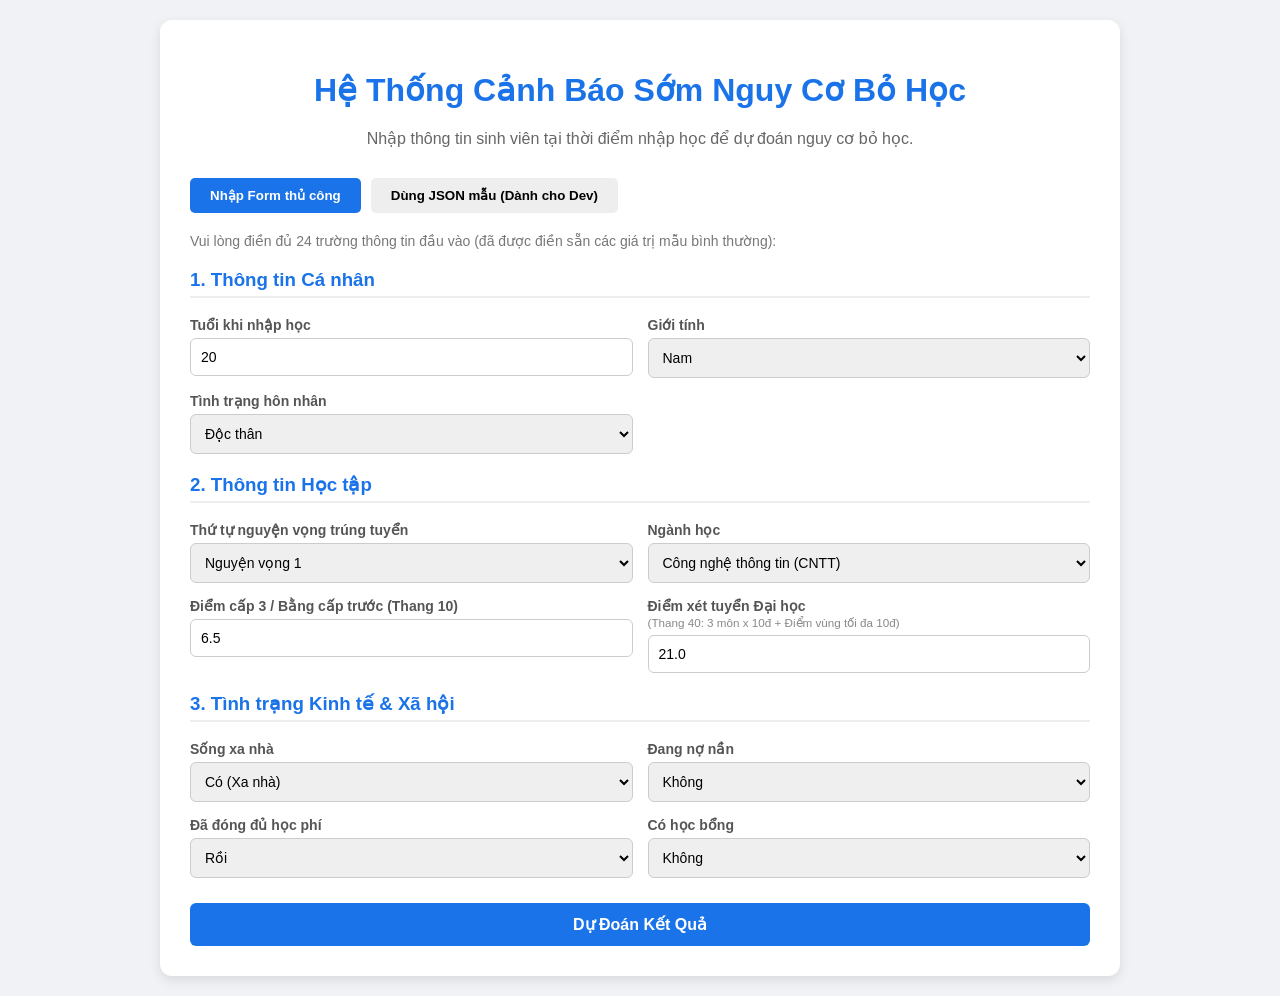
<file: app/templates/index.html>
<!DOCTYPE html>
<html lang="en">
<head>
    <meta charset="UTF-8">
    <meta name="viewport" content="width=device-width, initial-scale=1.0">
    <title>Hệ Thống Cảnh Báo Sớm Nguy Cơ Bỏ Học</title>
    <style>
        body { font-family: 'Segoe UI', Tahoma, Geneva, Verdana, sans-serif; background-color: #f0f2f5; color: #333; margin: 0; padding: 20px; }
        .container { max-width: 900px; margin: auto; background: white; padding: 30px; border-radius: 12px; box-shadow: 0 4px 12px rgba(0,0,0,0.1); }
        h1 { color: #1a73e8; text-align: center; margin-bottom: 20px; }
        .grid { display: grid; grid-template-columns: 1fr 1fr; gap: 15px; }
        .form-group { display: flex; flex-direction: column; }
        label { font-weight: 600; font-size: 14px; margin-bottom: 5px; color: #555; }
        input, select { padding: 10px; border: 1px solid #ccc; border-radius: 6px; font-size: 14px; }
        input:focus, select:focus { border-color: #1a73e8; outline: none; }
        .btn-submit { margin-top: 25px; width: 100%; padding: 12px; background-color: #1a73e8; color: white; border: none; border-radius: 6px; font-size: 16px; font-weight: bold; cursor: pointer; transition: background 0.3s; }
        .btn-submit:hover { background-color: #1557b0; }
        #result-box { margin-top: 30px; padding: 20px; border-radius: 8px; display: none; }
        .result-title { font-size: 18px; font-weight: bold; margin-bottom: 10px; }
        .high-risk { background-color: #fce8e6; color: #c5221f; border: 1px solid #fad2cf; }
        .normal-risk { background-color: #e6f4ea; color: #137333; border: 1px solid #ceead6; }
        .medium-risk { background-color: #fef7e0; color: #b06000; border: 1px solid #fde293; }
        .probability-bar { height: 10px; background: #eee; border-radius: 5px; margin-top: 10px; overflow: hidden; }
        .probability-fill { height: 100%; }
        hr { border: 0; height: 1px; background: #eee; margin: 30px 0; }
        
        .tab-buttons { display: flex; margin-bottom: 20px; gap: 10px; }
        .tab-btn { padding: 10px 20px; border: none; background: #eee; cursor: pointer; border-radius: 5px; font-weight: bold; }
        .tab-btn.active { background: #1a73e8; color: white; }
        .tab-content { display: none; }
        .tab-content.active { display: block; }
        textarea { width: 100%; height: 300px; padding: 10px; font-family: monospace; border: 1px solid #ccc; border-radius: 6px; }
    </style>
</head>
<body>
    <div class="container">
        <h1>Hệ Thống Cảnh Báo Sớm Nguy Cơ Bỏ Học</h1>
        <p style="text-align: center; color: #666; margin-bottom: 30px;">Nhập thông tin sinh viên tại thời điểm nhập học để dự đoán nguy cơ bỏ học.</p>
        
        <div class="tab-buttons">
            <button class="tab-btn active" onclick="switchTab('form-tab', this)">Nhập Form thủ công</button>
            <button class="tab-btn" onclick="switchTab('json-tab', this)">Dùng JSON mẫu (Dành cho Dev)</button>
        </div>

        <!-- Form Tab (Full) -->
        <div id="form-tab" class="tab-content active">
            <p style="font-size: 14px; color: #777; margin-bottom: 20px;">Vui lòng điền đủ 24 trường thông tin đầu vào (đã được điền sẵn các giá trị mẫu bình thường):</p>
            
            <h3 style="color: #1a73e8; border-bottom: 2px solid #eee; padding-bottom: 5px; margin-top: 0;">1. Thông tin Cá nhân</h3>
            <div class="grid">
                <div class="form-group"><label>Tuổi khi nhập học</label><input type="number" id="f_Age at enrollment" value="20"></div>
                
                <div class="form-group"><label>Giới tính</label>
                    <select id="f_Gender">
                        <option value="1" selected>Nam</option>
                        <option value="0">Nữ</option>
                    </select>
                </div>
                <div class="form-group"><label>Tình trạng hôn nhân</label>
                    <select id="f_Marital status">
                        <option value="1" selected>Độc thân</option>
                        <option value="2">Đã kết hôn</option>
                        <option value="3">Góa</option>
                        <option value="4">Ly hôn</option>
                        <option value="5">Sống chung (Chưa ĐKKH)</option>
                        <option value="6">Ly thân hợp pháp</option>
                    </select>
                </div>
            </div>

            <h3 style="color: #1a73e8; border-bottom: 2px solid #eee; padding-bottom: 5px; margin-top: 20px;">2. Thông tin Học tập</h3>
            <div class="grid">
                <div class="form-group"><label>Thứ tự nguyện vọng trúng tuyển</label>
                    <select id="f_Application order">
                        <option value="1" selected>Nguyện vọng 1</option>
                        <option value="2">Nguyện vọng 2</option>
                        <option value="3">Nguyện vọng 3</option>
                        <option value="4">Nguyện vọng 4</option>
                        <option value="5">Nguyện vọng 5</option>
                        <option value="6">Nguyện vọng 6 trở lên</option>
                    </select>
                </div>

                <div class="form-group"><label>Ngành học</label>
                    <select id="f_Course">
                        <option value="9119" selected>Công nghệ thông tin (CNTT)</option>
                        <option value="9147">Quản trị kinh doanh</option>
                        <option value="9670">Marketing & Quảng cáo</option>
                        <option value="9254">Quản trị Du lịch</option>
                        <option value="9773">Báo chí & Truyền thông</option>
                        <option value="171">Thiết kế Đa phương tiện</option>
                        <option value="9070">Thiết kế đồ họa</option>
                        <option value="9853">Sư phạm Tiểu học</option>
                        <option value="9500">Điều dưỡng</option>
                        <option value="9085">Thú y</option>
                        <option value="9003">Nông nghiệp</option>
                        <option value="9238">Công tác xã hội</option>
                    </select>
                </div>

                <div class="form-group"><label>Điểm cấp 3 / Bằng cấp trước (Thang 10)</label><input type="number" step="0.1" id="f_Previous qualification (grade)" value="6.5"></div>
                
                <div class="form-group">
                    <label>Điểm xét tuyển Đại học <br><small style="color: #888; font-weight: normal;">(Thang 40: 3 môn x 10đ + Điểm vùng tối đa 10đ)</small></label>
                    <input type="number" step="0.1" id="f_Admission grade" value="21.0">
                </div>
            </div>

            <h3 style="color: #1a73e8; border-bottom: 2px solid #eee; padding-bottom: 5px; margin-top: 20px;">3. Tình trạng Kinh tế & Xã hội</h3>
            <div class="grid">
                <div class="form-group"><label>Sống xa nhà</label>
                    <select id="f_Displaced">
                        <option value="1" selected>Có (Xa nhà)</option>
                        <option value="0">Không (Gần nhà)</option>
                    </select>
                </div>

                <div class="form-group"><label>Đang nợ nần</label>
                    <select id="f_Debtor">
                        <option value="1">Có</option>
                        <option value="0" selected>Không</option>
                    </select>
                </div>

                <div class="form-group"><label>Đã đóng đủ học phí</label>
                    <select id="f_Tuition fees up to date">
                        <option value="1" selected>Rồi</option>
                        <option value="0">Chưa</option>
                    </select>
                </div>

                <div class="form-group"><label>Có học bổng</label>
                    <select id="f_Scholarship holder">
                        <option value="1">Có</option>
                        <option value="0" selected>Không</option>
                    </select>
                </div>
            </div>

            <button class="btn-submit" onclick="submitForm()">Dự Đoán Kết Quả</button>
        </div>

        <!-- JSON Tab -->
        <div id="json-tab" class="tab-content">
            <p>Dán dữ liệu JSON của sinh viên đầy đủ (như được lấy từ hệ thống SIS):</p>
            <textarea id="json-input"></textarea>
            <button class="btn-submit" onclick="submitJson()">Dự Đoán Kết Quả</button>
        </div>

        <!-- Result Box -->
        <div id="result-box">
            <div class="result-title" id="res-priority"></div>
            <div id="res-suggestion" style="margin-bottom: 15px; font-weight: bold;"></div>
            
            <div>Xác suất bỏ học (Dropout): <span id="res-prob-text"></span></div>
            <div class="probability-bar">
                <div class="probability-fill" id="res-prob-fill" style="width: 0%; background: #c5221f;"></div>
            </div>
            
            <div style="margin-top: 15px; font-size: 13px;">
                <strong>Các lớp khác:</strong>
                <span id="res-others"></span>
            </div>
        </div>
    </div>

    <script>
        const sampleJson = {
            "Marital status": 1,
            "Application mode": 1,
            "Application order": 1,
            "Course": 9085,
            "Daytime/evening attendance\t": 1,
            "Previous qualification": 1,
            "Previous qualification (grade)": 130.0,
            "Nacionality": 1,
            "Mother's qualification": 1,
            "Father's qualification": 1,
            "Mother's occupation": 1,
            "Father's occupation": 1,
            "Admission grade": 120.0,
            "Displaced": 1,
            "Educational special needs": 0,
            "Debtor": 0,
            "Tuition fees up to date": 1,
            "Gender": 1,
            "Scholarship holder": 0,
            "Age at enrollment": 20,
            "International": 0,
            "Unemployment rate": 10.8,
            "Inflation rate": 1.4,
            "GDP": 1.74
        };

        document.getElementById("json-input").value = JSON.stringify(sampleJson, null, 4);

        function switchTab(tabId, btn) {
            document.querySelectorAll('.tab-content').forEach(el => el.classList.remove('active'));
            document.querySelectorAll('.tab-btn').forEach(el => el.classList.remove('active'));
            document.getElementById(tabId).classList.add('active');
            btn.classList.add('active');
        }

        async function sendPredict(data) {
            // Hiệu ứng chờ
            document.getElementById("result-box").style.display = "block";
            document.getElementById("res-priority").innerText = "Đang xử lý...";
            document.getElementById("res-suggestion").innerText = "";
            document.getElementById("res-prob-text").innerText = "";
            document.getElementById("res-prob-fill").style.width = "0%";
            document.getElementById("res-others").innerText = "";
            document.getElementById("result-box").className = "medium-risk";

            try {
                const response = await fetch("/predict", {
                    method: "POST",
                    headers: { "Content-Type": "application/json" },
                    body: JSON.stringify(data)
                });
                const result = await response.json();
                showResult(result);
            } catch (err) {
                alert("Lỗi khi gọi API: " + err);
            }
        }

        function submitJson() {
            try {
                const data = JSON.parse(document.getElementById("json-input").value);
                sendPredict(data);
            } catch (e) {
                alert("JSON không hợp lệ: " + e.message);
            }
        }

        function submitForm() {
            const data = {};
            for (const key in sampleJson) {
                const inputEl = document.getElementById("f_" + key);
                if (inputEl) {
                    // Nếu giá trị có dấu chấm thập phân thì parse float, ngược lại parse int
                    data[key] = inputEl.step === "0.1" ? parseFloat(inputEl.value) : parseInt(inputEl.value);
                } else {
                    data[key] = sampleJson[key];
                }
            }
            
            // Quy đổi thang điểm VN về thang điểm Bồ Đào Nha (200) cho mô hình
            // Điểm cấp 3 (Thang 10) -> Thang 200 (* 20)
            data["Previous qualification (grade)"] = data["Previous qualification (grade)"] * 20;
            // Điểm xét tuyển (Thang 40) -> Thang 200 (/ 40 * 200)
            data["Admission grade"] = (data["Admission grade"] / 40.0) * 200.0;
            
            sendPredict(data);
        }

        function showResult(res) {
            if (res.error) {
                alert("Lỗi từ server: " + res.error);
                return;
            }
            
            const box = document.getElementById("result-box");
            box.style.display = "block";
            box.className = "";
            
            let priorityText = "Mức độ: " + res.support_priority;
            let barColor = "#137333";
            
            if (res.support_priority === "Critical") {
                box.classList.add("high-risk");
                priorityText = "🚨 BÁO ĐỘNG ĐỎ (CRITICAL)";
                barColor = "#c5221f";
            } else if (res.support_priority === "High") {
                box.classList.add("medium-risk");
                priorityText = "⚠️ NGUY CƠ CAO (HIGH)";
                barColor = "#b06000";
            } else {
                box.classList.add("normal-risk");
                priorityText = "✅ AN TOÀN (NORMAL)";
            }
            
            document.getElementById("res-priority").innerText = priorityText;
            document.getElementById("res-suggestion").innerText = res.suggestion;
            
            const dropoutProb = (res.prediction_probabilities["Dropout"] * 100).toFixed(1) + "%";
            document.getElementById("res-prob-text").innerText = dropoutProb;
            
            const fill = document.getElementById("res-prob-fill");
            fill.style.width = dropoutProb;
            fill.style.backgroundColor = barColor;
            
            let otherTexts = [];
            for (const [cls, p] of Object.entries(res.prediction_probabilities)) {
                if (cls !== "Dropout") {
                    otherTexts.push(`${cls}: ${(p * 100).toFixed(1)}%`);
                }
            }
            document.getElementById("res-others").innerText = otherTexts.join(" | ");
        }
    </script>
</body>
</html>
</file>
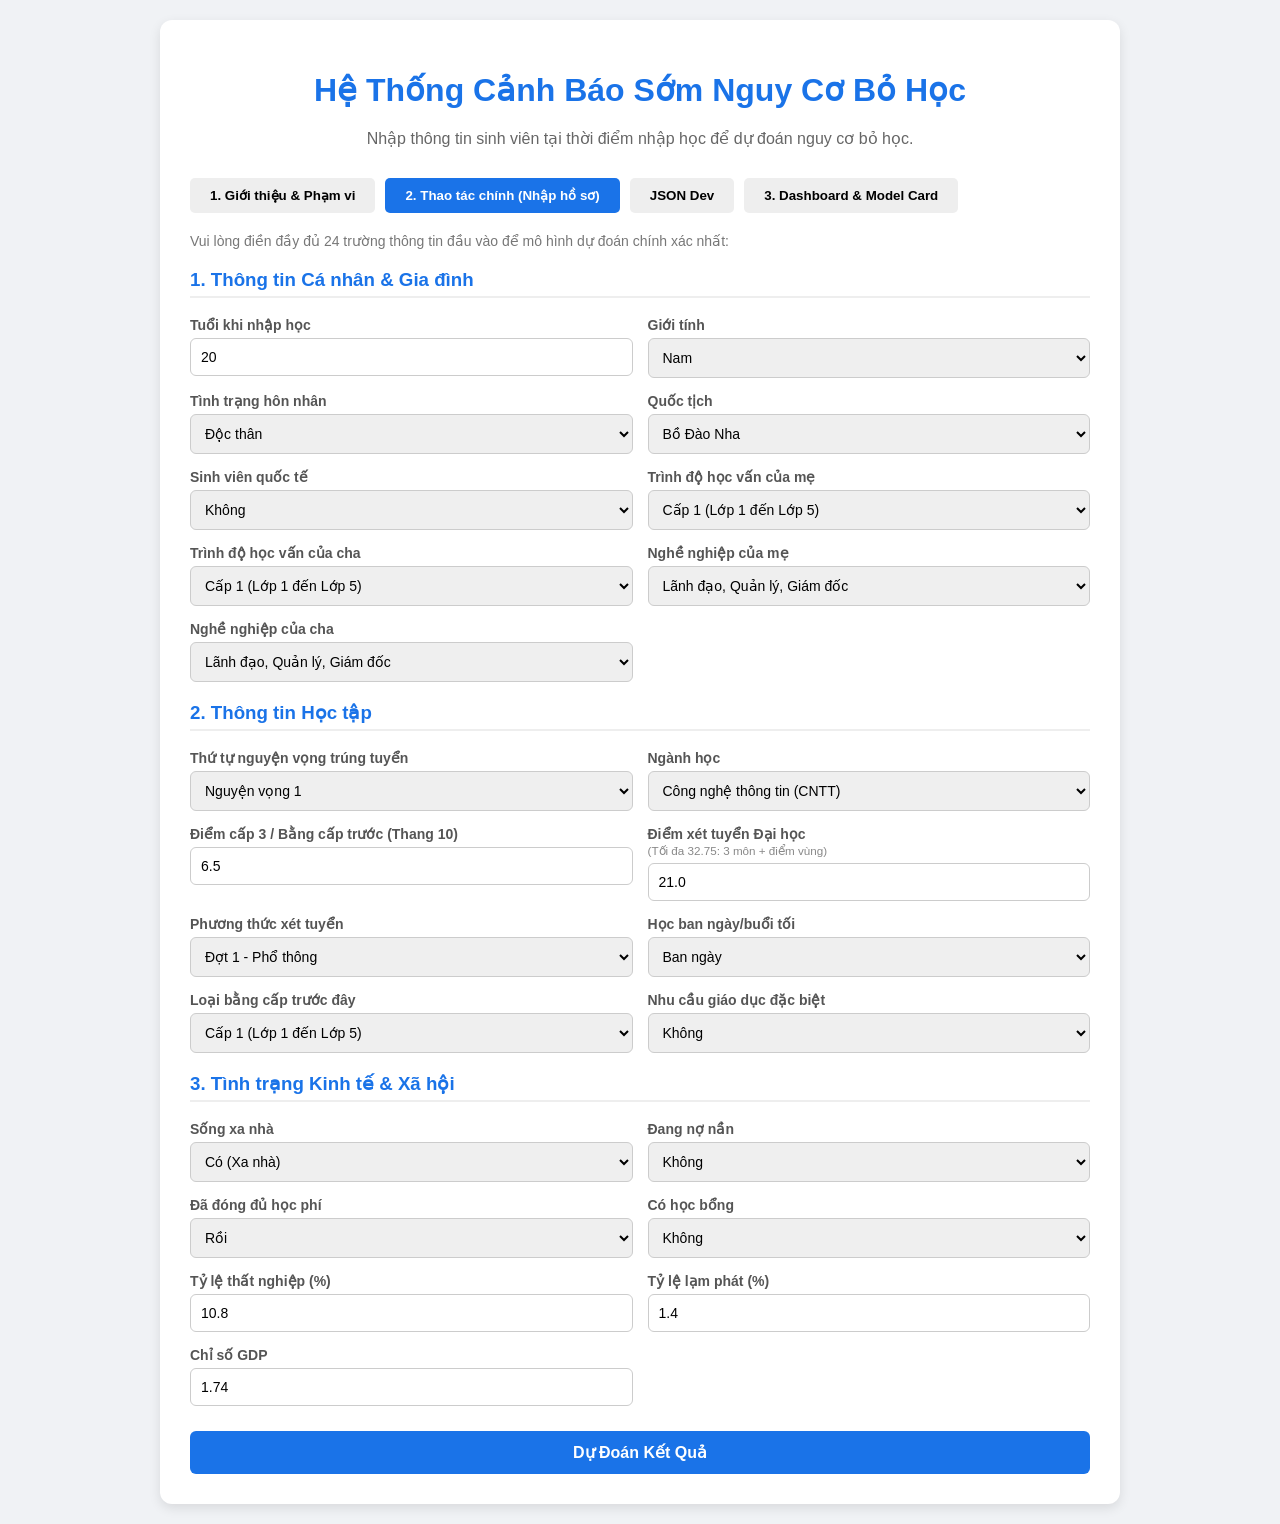
<file: project09/app/templates/index.html>
<!DOCTYPE html>
<html lang="en">
<head>
    <meta charset="UTF-8">
    <meta name="viewport" content="width=device-width, initial-scale=1.0">
    <title>Hệ Thống Cảnh Báo Sớm Nguy Cơ Bỏ Học</title>
    <style>
        body { font-family: 'Segoe UI', Tahoma, Geneva, Verdana, sans-serif; background-color: #f0f2f5; color: #333; margin: 0; padding: 20px; }
        .container { max-width: 900px; margin: auto; background: white; padding: 30px; border-radius: 12px; box-shadow: 0 4px 12px rgba(0,0,0,0.1); }
        h1 { color: #1a73e8; text-align: center; margin-bottom: 20px; }
        .grid { display: grid; grid-template-columns: 1fr 1fr; gap: 15px; }
        .form-group { display: flex; flex-direction: column; }
        label { font-weight: 600; font-size: 14px; margin-bottom: 5px; color: #555; }
        input, select { padding: 10px; border: 1px solid #ccc; border-radius: 6px; font-size: 14px; }
        input:focus, select:focus { border-color: #1a73e8; outline: none; }
        .btn-submit { margin-top: 25px; width: 100%; padding: 12px; background-color: #1a73e8; color: white; border: none; border-radius: 6px; font-size: 16px; font-weight: bold; cursor: pointer; transition: background 0.3s; }
        .btn-submit:hover { background-color: #1557b0; }
        #result-box { margin-top: 30px; padding: 20px; border-radius: 8px; display: none; }
        .result-title { font-size: 18px; font-weight: bold; margin-bottom: 10px; }
        .high-risk { background-color: #fce8e6; color: #c5221f; border: 1px solid #fad2cf; }
        .normal-risk { background-color: #e6f4ea; color: #137333; border: 1px solid #ceead6; }
        .medium-risk { background-color: #fef7e0; color: #b06000; border: 1px solid #fde293; }
        .probability-bar { height: 10px; background: #eee; border-radius: 5px; margin-top: 10px; overflow: hidden; }
        .probability-fill { height: 100%; }
        hr { border: 0; height: 1px; background: #eee; margin: 30px 0; }
        
        .tab-buttons { display: flex; margin-bottom: 20px; gap: 10px; }
        .tab-btn { padding: 10px 20px; border: none; background: #eee; cursor: pointer; border-radius: 5px; font-weight: bold; }
        .tab-btn.active { background: #1a73e8; color: white; }
        .tab-content { display: none; }
        .tab-content.active { display: block; }
        textarea { width: 100%; height: 300px; padding: 10px; font-family: monospace; border: 1px solid #ccc; border-radius: 6px; }
    </style>
</head>
<body>
    <div class="container">
        <h1>Hệ Thống Cảnh Báo Sớm Nguy Cơ Bỏ Học</h1>
        <p style="text-align: center; color: #666; margin-bottom: 30px;">Nhập thông tin sinh viên tại thời điểm nhập học để dự đoán nguy cơ bỏ học.</p>
        
        <div class="tab-buttons">
            <button class="tab-btn" onclick="switchTab('intro-tab', this)">1. Giới thiệu & Phạm vi</button>
            <button class="tab-btn active" onclick="switchTab('form-tab', this)">2. Thao tác chính (Nhập hồ sơ)</button>
            <button class="tab-btn" onclick="switchTab('json-tab', this)">JSON Dev</button>
            <button class="tab-btn" onclick="switchTab('modelcard-tab', this)">3. Dashboard & Model Card</button>
        </div>

        <!-- Màn hình 1: Giới thiệu & Phạm vi -->
        <div id="intro-tab" class="tab-content" style="line-height: 1.6;">
            <h2 style="color: #1a73e8;">Bối cảnh & Mục tiêu Hệ thống</h2>
            <p>Hệ thống hỗ trợ Cố vấn học tập nhận diện sớm sinh viên có nguy cơ bỏ học ngay tại <b>thời điểm nhập học</b> để kịp thời triển khai các biện pháp tư vấn, học bổng hoặc trợ cấp tài chính.</p>
            
            <h3 style="color: #333;">Phạm vi & Giả định:</h3>
            <ul>
                <li><b>Đơn vị quan sát:</b> Một sinh viên tại thời điểm đăng ký/nhập học năm thứ nhất.</li>
                <li><b>Cam kết chống rò rỉ dữ liệu (No Data Leakage):</b> Tuyệt đối không sử dụng kết quả học kỳ 1 và học kỳ 2 (điểm thi, số tín chỉ tích lũy) vì các thông tin này chưa xảy ra lúc nhập học.</li>
                <li><b>Nguyên tắc sử dụng có trách nhiệm:</b> Hệ thống chỉ đóng vai trò <i>cảnh báo hỗ trợ</i>, tuyệt đối <b>không</b> dùng để kỷ luật, phân biệt đối xử hay thay thế quyết định của con người.</li>
            </ul>
        </div>

        <!-- Form Tab (Full) -->
        <div id="form-tab" class="tab-content active">
            <p style="font-size: 14px; color: #777; margin-bottom: 20px;">Vui lòng điền đầy đủ 24 trường thông tin đầu vào để mô hình dự đoán chính xác nhất:</p>
            
            <h3 style="color: #1a73e8; border-bottom: 2px solid #eee; padding-bottom: 5px; margin-top: 0;">1. Thông tin Cá nhân & Gia đình</h3>
            <div class="grid">
                <div class="form-group"><label>Tuổi khi nhập học</label><input type="number" min="0" id="f_Age at enrollment" value="20"></div>
                
                <div class="form-group"><label>Giới tính</label>
                    <select id="f_Gender">
                        <option value="1" selected>Nam</option>
                        <option value="0">Nữ</option>
                    </select>
                </div>
                <div class="form-group"><label>Tình trạng hôn nhân</label>
                    <select id="f_Marital status">
                        <option value="1" selected>Độc thân</option>
                        <option value="2">Đã kết hôn</option>
                        <option value="3">Góa</option>
                        <option value="4">Ly hôn</option>
                        <option value="5">Sống chung (Chưa ĐKKH)</option>
                        <option value="6">Ly thân hợp pháp</option>
                    </select>
                </div>
                <div class="form-group"><label>Quốc tịch</label><select id="f_Nacionality"></select></div>
                <div class="form-group"><label>Sinh viên quốc tế</label>
                    <select id="f_International">
                        <option value="1">Có</option>
                        <option value="0" selected>Không</option>
                    </select>
                </div>
                <div class="form-group"><label>Trình độ học vấn của mẹ</label><select id="f_Mother's qualification"></select></div>
                <div class="form-group"><label>Trình độ học vấn của cha</label><select id="f_Father's qualification"></select></div>
                <div class="form-group"><label>Nghề nghiệp của mẹ</label><select id="f_Mother's occupation"></select></div>
                <div class="form-group"><label>Nghề nghiệp của cha</label><select id="f_Father's occupation"></select></div>
            </div>

            <h3 style="color: #1a73e8; border-bottom: 2px solid #eee; padding-bottom: 5px; margin-top: 20px;">2. Thông tin Học tập</h3>
            <div class="grid">
                <div class="form-group"><label>Thứ tự nguyện vọng trúng tuyển</label>
                    <select id="f_Application order">
                        <option value="1" selected>Nguyện vọng 1</option>
                        <option value="2">Nguyện vọng 2</option>
                        <option value="3">Nguyện vọng 3</option>
                        <option value="4">Nguyện vọng 4</option>
                        <option value="5">Nguyện vọng 5</option>
                        <option value="6">Nguyện vọng 6 trở lên</option>
                    </select>
                </div>

                <div class="form-group"><label>Ngành học</label>
                    <select id="f_Course">
                        <option value="9119" selected>Công nghệ thông tin (CNTT)</option>
                        <option value="9147">Quản trị kinh doanh</option>
                        <option value="9670">Marketing & Quảng cáo</option>
                        <option value="9254">Quản trị Du lịch</option>
                        <option value="9773">Báo chí & Truyền thông</option>
                        <option value="171">Thiết kế Đa phương tiện</option>
                        <option value="9070">Thiết kế đồ họa</option>
                        <option value="9853">Sư phạm Tiểu học</option>
                        <option value="9500">Điều dưỡng</option>
                        <option value="9085">Thú y</option>
                        <option value="9003">Nông nghiệp</option>
                        <option value="9238">Công tác xã hội</option>
                    </select>
                </div>

                <div class="form-group"><label>Điểm cấp 3 / Bằng cấp trước (Thang 10)</label><input type="number" step="0.1" min="0" max="10" id="f_Previous qualification (grade)" value="6.5"></div>
                
                <div class="form-group">
                    <label>Điểm xét tuyển Đại học <br><small style="color: #888; font-weight: normal;">(Tối đa 32.75: 3 môn + điểm vùng)</small></label>
                    <input type="number" step="0.01" min="0" max="32.75" id="f_Admission grade" value="21.0">
                </div>
                
                <div class="form-group"><label>Phương thức xét tuyển</label><select id="f_Application mode"></select></div>
                <div class="form-group"><label>Học ban ngày/buổi tối</label>
                    <select id="f_Daytime/evening attendance&#9;">
                        <option value="1" selected>Ban ngày</option>
                        <option value="0">Buổi tối</option>
                    </select>
                </div>
                <div class="form-group"><label>Loại bằng cấp trước đây</label><select id="f_Previous qualification"></select></div>
                <div class="form-group"><label>Nhu cầu giáo dục đặc biệt</label>
                    <select id="f_Educational special needs">
                        <option value="1">Có</option>
                        <option value="0" selected>Không</option>
                    </select>
                </div>
            </div>

            <h3 style="color: #1a73e8; border-bottom: 2px solid #eee; padding-bottom: 5px; margin-top: 20px;">3. Tình trạng Kinh tế & Xã hội</h3>
            <div class="grid">
                <div class="form-group"><label>Sống xa nhà</label>
                    <select id="f_Displaced">
                        <option value="1" selected>Có (Xa nhà)</option>
                        <option value="0">Không (Gần nhà)</option>
                    </select>
                </div>

                <div class="form-group"><label>Đang nợ nần</label>
                    <select id="f_Debtor">
                        <option value="1">Có</option>
                        <option value="0" selected>Không</option>
                    </select>
                </div>

                <div class="form-group"><label>Đã đóng đủ học phí</label>
                    <select id="f_Tuition fees up to date">
                        <option value="1" selected>Rồi</option>
                        <option value="0">Chưa</option>
                    </select>
                </div>

                <div class="form-group"><label>Có học bổng</label>
                    <select id="f_Scholarship holder">
                        <option value="1">Có</option>
                        <option value="0" selected>Không</option>
                    </select>
                </div>
                
                <div class="form-group"><label>Tỷ lệ thất nghiệp (%)</label><input type="number" step="0.1" min="0" id="f_Unemployment rate" value="10.8"></div>
                <div class="form-group"><label>Tỷ lệ lạm phát (%)</label><input type="number" step="0.1" id="f_Inflation rate" value="1.4" title="Lạm phát có thể âm (thiểu phát)"></div>
                <div class="form-group"><label>Chỉ số GDP</label><input type="number" step="0.01" id="f_GDP" value="1.74" title="GDP có thể âm (suy thoái)"></div>
            </div>

            <button class="btn-submit" onclick="submitForm()">Dự Đoán Kết Quả</button>
        </div>

        <!-- JSON Tab -->
        <div id="json-tab" class="tab-content">
            <p>Dán dữ liệu JSON của sinh viên đầy đủ (như được lấy từ hệ thống SIS):</p>
            <textarea id="json-input"></textarea>
            <button class="btn-submit" onclick="submitJson()">Dự Đoán Kết Quả</button>
        </div>

        <!-- Màn hình 3: Dashboard & Model Card -->
        <div id="modelcard-tab" class="tab-content" style="line-height: 1.6;">
            <h2 style="color: #1a73e8;">Model Card: Random Forest Classifier (Balanced)</h2>
            <div style="background: #f8f9fa; padding: 15px; border-radius: 8px; margin-bottom: 20px;">
                <p><b>Thuật toán:</b> Random Forest (100 cây, class_weight='balanced', seed=42)</p>
                <p><b>Pipeline:</b> DropFutureFeatures &rarr; ColumnTransformer (StandardScaler + OneHotEncoder) &rarr; Classifier</p>
                <p><b>Hiệu năng trên tập kiểm thử độc lập (Test Set):</b></p>
                <ul>
                    <li><b>Macro-F1:</b> ~0.56 (xử lý công bằng cả 3 lớp)</li>
                    <li><b>Dropout Recall:</b> ~0.64 (tìm được 64% sinh viên có nguy cơ thực tế)</li>
                    <li><b>Accuracy:</b> ~0.63</li>
                </ul>
            </div>

            <h3 style="color: #d93025;">Giới hạn & Cảnh báo an toàn (Model Limitations)</h3>
            <ul>
                <li><b>Sai số theo nhóm (Subgroup Fairness):</b> Mô hình phát hiện bỏ học rất nhạy với sinh viên nợ học phí (Recall &gt; 90%), nhưng kém nhạy hơn với sinh viên có học bổng (Recall ~33%).</li>
                <li><b>Độ chính xác thời điểm nhập học:</b> Vì loại bỏ điểm học kỳ (tránh rò rỉ), tín hiệu đầu vào chỉ mang tính chất sàng lọc sơ bộ. Không được dùng để dán nhãn cố định lên sinh viên.</li>
            </ul>
        </div>

        <!-- Result Box -->
        <div id="result-box">
            <div class="result-title" id="res-priority"></div>
            <div id="res-suggestion" style="margin-bottom: 15px; font-weight: bold;"></div>
            
            <div>Xác suất bỏ học (Dropout): <span id="res-prob-text"></span></div>
            <div class="probability-bar">
                <div class="probability-fill" id="res-prob-fill" style="width: 0%; background: #c5221f;"></div>
            </div>
            
            <div style="margin-top: 15px; font-size: 13px;">
                <strong>Các lớp khác:</strong>
                <span id="res-others"></span>
            </div>
        </div>
    </div>

    <script>
        const listNationality = [
            [1, "Bồ Đào Nha"],
            [999, "Việt Nam"], // Thêm Việt Nam (Mô hình sẽ xem là nhóm khác)
            [2, "Đức"], [6, "Tây Ban Nha"], [11, "Ý"], [13, "Hà Lan"], 
            [14, "Anh"], [105, "Nga"], [101, "Mexico"], [41, "Brazil"],
            [32, "Thổ Nhĩ Kỳ"], [103, "Ukraine"], [21, "Angola"]
        ];

        const listQual = [
            [37, "Cấp 1 (Lớp 1 đến Lớp 5)"],
            [38, "Cấp 2 (Lớp 6 đến Lớp 9)"],
            [1, "Cấp 3 (Lớp 10 đến Lớp 12)"],
            [22, "Trung cấp / Trường nghề"],
            [40, "Cao đẳng"],
            [3, "Đại học / Cử nhân"],
            [4, "Thạc sĩ"],
            [5, "Tiến sĩ"]
        ];

        const listOcc = [
            [1, "Lãnh đạo, Quản lý, Giám đốc"],
            [2, "Chuyên gia trí thức / Khoa học"],
            [122, "Bác sĩ / Chuyên gia y tế"],
            [123, "Giáo viên / Giảng viên"],
            [125, "Chuyên gia Công nghệ thông tin"],
            [3, "Kỹ thuật viên bậc trung"],
            [4, "Nhân viên hành chính / Văn phòng"],
            [143, "Nhân viên kế toán, tài chính"],
            [5, "Dịch vụ cá nhân, Bảo vệ, Bán hàng"],
            [6, "Nông dân, Ngư dân, Thợ rừng"],
            [7, "Thợ công nghiệp, Xây dựng"],
            [8, "Thợ máy, Lắp ráp"],
            [9, "Lao động phổ thông"],
            [191, "Nhân viên vệ sinh"],
            [10, "Quân đội"],
            [90, "Khác"],
            [99, "(Không rõ)"]
        ];

        const listMode = [
            [1, "Đợt 1 - Phổ thông"],
            [18, "Đợt 2 - Phổ thông"],
            [53, "Đợt 3 - Phổ thông"],
            [15, "Người hồi hương"],
            [16, "Chuyển ngành"],
            [42, "Chuyển tiếp"],
            [43, "Chuyển trường/ngành"],
            [51, "Chuyển trường/ngành (Quốc tế)"],
            [39, "Hệ trên 23 tuổi"]
        ];

        function populateSelect(id, listData) {
            const el = document.getElementById(id);
            if (!el) return;
            el.innerHTML = "";
            for (const item of listData) {
                const key = item[0];
                const val = item[1];
                const opt = document.createElement("option");
                opt.value = key;
                // Không hiển thị mã số lằng nhằng nữa, chỉ hiển thị chữ
                opt.textContent = val;
                el.appendChild(opt);
            }
        }

        window.onload = function() {
            populateSelect("f_Nacionality", listNationality);
            populateSelect("f_Mother's qualification", listQual);
            populateSelect("f_Father's qualification", listQual);
            populateSelect("f_Previous qualification", listQual);
            populateSelect("f_Mother's occupation", listOcc);
            populateSelect("f_Father's occupation", listOcc);
            populateSelect("f_Application mode", listMode);
        };

        const sampleJson = {
            "Marital status": 1,
            "Application mode": 1,
            "Application order": 1,
            "Course": 9085,
            "Daytime/evening attendance\t": 1,
            "Previous qualification": 1,
            "Previous qualification (grade)": 130.0,
            "Nacionality": 1,
            "Mother's qualification": 1,
            "Father's qualification": 1,
            "Mother's occupation": 1,
            "Father's occupation": 1,
            "Admission grade": 120.0,
            "Displaced": 1,
            "Educational special needs": 0,
            "Debtor": 0,
            "Tuition fees up to date": 1,
            "Gender": 1,
            "Scholarship holder": 0,
            "Age at enrollment": 20,
            "International": 0,
            "Unemployment rate": 10.8,
            "Inflation rate": 1.4,
            "GDP": 1.74
        };

        document.getElementById("json-input").value = JSON.stringify(sampleJson, null, 4);

        function switchTab(tabId, btn) {
            document.querySelectorAll('.tab-content').forEach(el => el.classList.remove('active'));
            document.querySelectorAll('.tab-btn').forEach(el => el.classList.remove('active'));
            document.getElementById(tabId).classList.add('active');
            btn.classList.add('active');
        }

        async function sendPredict(data) {
            // Hiệu ứng chờ
            document.getElementById("result-box").style.display = "block";
            document.getElementById("res-priority").innerText = "Đang xử lý...";
            document.getElementById("res-suggestion").innerText = "";
            document.getElementById("res-prob-text").innerText = "";
            document.getElementById("res-prob-fill").style.width = "0%";
            document.getElementById("res-others").innerText = "";
            document.getElementById("result-box").className = "medium-risk";

            try {
                const response = await fetch("/predict", {
                    method: "POST",
                    headers: { "Content-Type": "application/json" },
                    body: JSON.stringify(data)
                });
                const result = await response.json();
                showResult(result);
            } catch (err) {
                alert("Lỗi khi gọi API: " + err);
            }
        }

        function submitJson() {
            try {
                const data = JSON.parse(document.getElementById("json-input").value);
                sendPredict(data);
            } catch (e) {
                alert("JSON không hợp lệ: " + e.message);
            }
        }

        function submitForm() {
            const data = {};
            for (const key in sampleJson) {
                const inputEl = document.getElementById("f_" + key);
                if (inputEl) {
                    data[key] = Number(inputEl.value);
                } else {
                    data[key] = sampleJson[key];
                }
            }
            
            // Quy đổi và kiểm tra hợp lệ
            if (data["Age at enrollment"] < 0) {
                alert("Tuổi nhập học không được là số âm!");
                return;
            }
            if (data["Unemployment rate"] < 0) {
                alert("Tỷ lệ thất nghiệp không được là số âm!");
                return;
            }

            let prevGrade = data["Previous qualification (grade)"];
            if (prevGrade < 0 || prevGrade > 10) {
                alert("Điểm cấp 3 phải nằm trong khoảng từ 0 đến 10!");
                return;
            }
            data["Previous qualification (grade)"] = prevGrade * 20;

            let adminGrade = data["Admission grade"];
            if (adminGrade < 0 || adminGrade > 32.75) {
                alert("Điểm xét tuyển phải nằm trong khoảng từ 0 đến 32.75!");
                return;
            }
            // Điểm xét tuyển (Thang 30) -> Thang 200, tối đa 200
            data["Admission grade"] = Math.min((adminGrade / 30.0) * 200.0, 200.0);
            
            sendPredict(data);
        }

        function showResult(res) {
            if (res.error) {
                alert("Lỗi từ server: " + res.error);
                return;
            }
            
            const box = document.getElementById("result-box");
            box.style.display = "block";
            box.className = "";
            
            let priorityText = "Mức độ: " + res.support_priority;
            let barColor = "#137333";
            
            if (res.support_priority === "Critical") {
                box.classList.add("high-risk");
                priorityText = "🚨 BÁO ĐỘNG ĐỎ (CRITICAL)";
                barColor = "#c5221f";
            } else if (res.support_priority === "High") {
                box.classList.add("medium-risk");
                priorityText = "⚠️ NGUY CƠ CAO (HIGH)";
                barColor = "#b06000";
            } else {
                box.classList.add("normal-risk");
                priorityText = "✅ AN TOÀN (NORMAL)";
            }
            
            document.getElementById("res-priority").innerText = priorityText;
            document.getElementById("res-suggestion").innerText = res.suggestion;
            
            const dropoutProb = (res.prediction_probabilities["Dropout"] * 100).toFixed(1) + "%";
            document.getElementById("res-prob-text").innerText = dropoutProb;
            
            const fill = document.getElementById("res-prob-fill");
            fill.style.width = dropoutProb;
            fill.style.backgroundColor = barColor;
            
            let otherTexts = [];
            for (const [cls, p] of Object.entries(res.prediction_probabilities)) {
                if (cls !== "Dropout") {
                    otherTexts.push(`${cls}: ${(p * 100).toFixed(1)}%`);
                }
            }
            document.getElementById("res-others").innerText = otherTexts.join(" | ");
        }
    </script>
</body>
</html>
</file>
